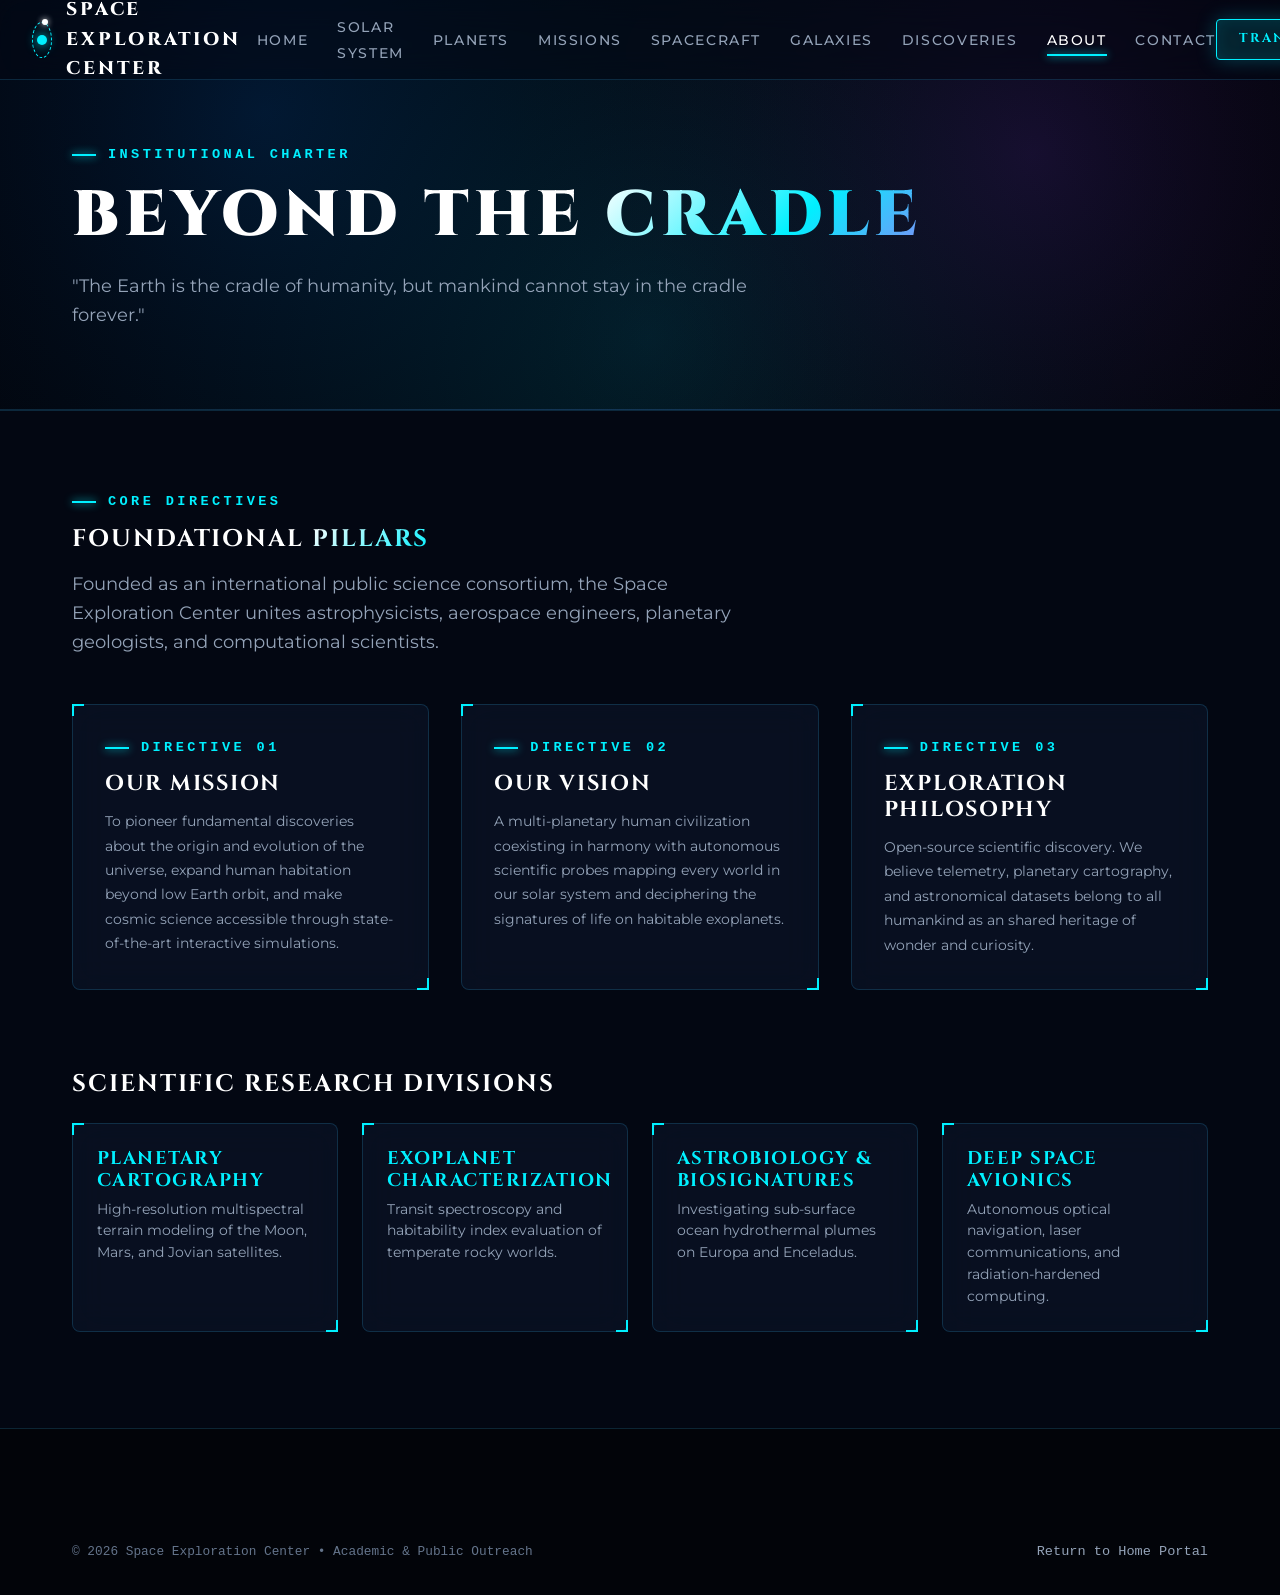
<file: pages/about.html>
<!DOCTYPE html>
<html lang="en">
<head>
  <meta charset="UTF-8">
  <meta name="viewport" content="width=device-width, initial-scale=1.0">
  <title>About Space Exploration Center — Mission, Science & Vision</title>
  <meta name="description" content="Discover the mission, astrophysical research divisions, and exploration philosophy of the Space Exploration Center.">

  <!-- Google Fonts -->
  <link rel="preconnect" href="https://fonts.googleapis.com">
  <link rel="preconnect" href="https://fonts.gstatic.com" crossorigin>
  <link href="https://fonts.googleapis.com/css2?family=Cinzel:wght@500;700;800;900&family=Montserrat:wght@300;400;500;600;700&display=swap" rel="stylesheet">

  <!-- Styles -->
  <link rel="stylesheet" href="../css/style.css">
  <link rel="stylesheet" href="../css/responsive.css">
  <link rel="stylesheet" href="../css/space-animations.css">

  <style>
    .pillars-grid {
      display: grid;
      grid-template-columns: repeat(auto-fit, minmax(300px, 1fr));
      gap: 2rem;
      margin-top: 3rem;
    }
  </style>
</head>
<body>

  <!-- Header -->
  <header class="site-header">
    <div class="container nav-container">
      <a href="../index.html" class="nav-logo">
        <div class="logo-orbit-symbol"><div class="logo-core"></div><div class="logo-satellite"></div></div>
        <span>SPACE EXPLORATION CENTER</span>
      </a>

      <nav aria-label="Main Navigation">
        <ul class="nav-links">
          <li><a href="../index.html" class="nav-link">HOME</a></li>
          <li><a href="solar-system.html" class="nav-link">SOLAR SYSTEM</a></li>
          <li><a href="planets.html" class="nav-link">PLANETS</a></li>
          <li><a href="missions.html" class="nav-link">MISSIONS</a></li>
          <li><a href="spacecraft.html" class="nav-link">SPACECRAFT</a></li>
          <li><a href="galaxies.html" class="nav-link">GALAXIES</a></li>
          <li><a href="discoveries.html" class="nav-link">DISCOVERIES</a></li>
          <li><a href="about.html" class="nav-link active">ABOUT</a></li>
          <li><a href="contact.html" class="nav-link">CONTACT</a></li>
        </ul>
      </nav>

      <div class="nav-actions">
        <a href="contact.html" class="btn btn-primary btn-nav-explore">TRANSMIT</a>
        <button class="mobile-menu-toggle" aria-label="Toggle Navigation Menu">
          <span></span><span></span><span></span>
        </button>
      </div>
    </div>
  </header>

  <!-- Mobile Drawer -->
  <div class="mobile-menu-drawer">
    <ul class="mobile-nav-links">
      <li><a href="../index.html" class="mobile-nav-link">HOME</a></li>
      <li><a href="solar-system.html" class="mobile-nav-link">SOLAR SYSTEM</a></li>
      <li><a href="planets.html" class="mobile-nav-link">PLANETS</a></li>
      <li><a href="missions.html" class="mobile-nav-link">MISSIONS</a></li>
      <li><a href="spacecraft.html" class="mobile-nav-link">SPACECRAFT</a></li>
      <li><a href="galaxies.html" class="mobile-nav-link">GALAXIES</a></li>
      <li><a href="phenomena.html" class="mobile-nav-link">PHENOMENA</a></li>
      <li><a href="discoveries.html" class="mobile-nav-link">DISCOVERIES</a></li>
      <li><a href="about.html" class="mobile-nav-link active">ABOUT</a></li>
      <li><a href="contact.html" class="mobile-nav-link">CONTACT</a></li>
    </ul>
  </div>

  <main>
    <!-- Animated Space Hero Banner -->
    <section class="page-hero">
      <canvas id="about-hero-canvas" class="page-hero-canvas-bg" aria-hidden="true"></canvas>
      <div class="container page-hero-content">
        <div class="eyebrow">INSTITUTIONAL CHARTER</div>
        <h1 class="page-hero-title">BEYOND THE <span class="text-gradient">CRADLE</span></h1>
        <p class="page-hero-desc">
          "The Earth is the cradle of humanity, but mankind cannot stay in the cradle forever."
        </p>
      </div>
    </section>

    <!-- Center Philosophy & Pillars -->
    <section style="padding: 5rem 0 6rem; background: var(--bg-deep-space); border-top: 1px solid var(--border-glass);">
      <div class="container">
        <div class="eyebrow">CORE DIRECTIVES</div>
        <h2>FOUNDATIONAL <span class="text-gradient-cyan">PILLARS</span></h2>
        <p class="section-desc">
          Founded as an international public science consortium, the Space Exploration Center unites astrophysicists, aerospace engineers, planetary geologists, and computational scientists.
        </p>

        <div class="pillars-grid">
          <!-- Mission -->
          <div class="hud-card">
            <div class="eyebrow">DIRECTIVE 01</div>
            <h3 style="font-size:1.35rem; margin-bottom:0.75rem;">Our Mission</h3>
            <p style="font-size:0.9rem; color:var(--text-muted); line-height:1.7;">
              To pioneer fundamental discoveries about the origin and evolution of the universe, expand human habitation beyond low Earth orbit, and make cosmic science accessible through state-of-the-art interactive simulations.
            </p>
          </div>

          <!-- Vision -->
          <div class="hud-card">
            <div class="eyebrow">DIRECTIVE 02</div>
            <h3 style="font-size:1.35rem; margin-bottom:0.75rem;">Our Vision</h3>
            <p style="font-size:0.9rem; color:var(--text-muted); line-height:1.7;">
              A multi-planetary human civilization coexisting in harmony with autonomous scientific probes mapping every world in our solar system and deciphering the signatures of life on habitable exoplanets.
            </p>
          </div>

          <!-- Philosophy -->
          <div class="hud-card">
            <div class="eyebrow">DIRECTIVE 03</div>
            <h3 style="font-size:1.35rem; margin-bottom:0.75rem;">Exploration Philosophy</h3>
            <p style="font-size:0.9rem; color:var(--text-muted); line-height:1.7;">
              Open-source scientific discovery. We believe telemetry, planetary cartography, and astronomical datasets belong to all humankind as an shared heritage of wonder and curiosity.
            </p>
          </div>
        </div>

        <!-- Research Divisions -->
        <h3 style="font-size:1.5rem; margin-top:5rem; margin-bottom:1.5rem; color:#fff;">SCIENTIFIC RESEARCH DIVISIONS</h3>
        <div style="display:grid; grid-template-columns:repeat(auto-fit, minmax(260px, 1fr)); gap:1.5rem;">
          <div class="hud-card" style="padding:1.5rem;">
            <h4 style="font-size:1.15rem; color:var(--accent-cyan); margin-bottom:0.4rem;">Planetary Cartography</h4>
            <p style="font-size:0.85rem; color:var(--text-muted); line-height:1.6;">High-resolution multispectral terrain modeling of the Moon, Mars, and Jovian satellites.</p>
          </div>
          <div class="hud-card" style="padding:1.5rem;">
            <h4 style="font-size:1.15rem; color:var(--accent-cyan); margin-bottom:0.4rem;">Exoplanet Characterization</h4>
            <p style="font-size:0.85rem; color:var(--text-muted); line-height:1.6;">Transit spectroscopy and habitability index evaluation of temperate rocky worlds.</p>
          </div>
          <div class="hud-card" style="padding:1.5rem;">
            <h4 style="font-size:1.15rem; color:var(--accent-cyan); margin-bottom:0.4rem;">Astrobiology & Biosignatures</h4>
            <p style="font-size:0.85rem; color:var(--text-muted); line-height:1.6;">Investigating sub-surface ocean hydrothermal plumes on Europa and Enceladus.</p>
          </div>
          <div class="hud-card" style="padding:1.5rem;">
            <h4 style="font-size:1.15rem; color:var(--accent-cyan); margin-bottom:0.4rem;">Deep Space Avionics</h4>
            <p style="font-size:0.85rem; color:var(--text-muted); line-height:1.6;">Autonomous optical navigation, laser communications, and radiation-hardened computing.</p>
          </div>
        </div>
      </div>
    </section>
  </main>

  <footer class="site-footer">
    <div class="container footer-bottom-bar" style="border:none;">
      <div>&copy; 2026 Space Exploration Center • Academic & Public Outreach</div>
      <div><a href="../index.html" class="footer-link">Return to Home Portal</a></div>
    </div>
  </footer>

  <!-- Scripts -->
  <script src="../js/navigation.js"></script>
  <script src="../js/cursor.js"></script>

  <script>
    document.addEventListener('DOMContentLoaded', () => {
      // Animated deep-space banner background (drifting stars, nebula glows, shooting stars)
      const canvas = document.getElementById('about-hero-canvas');
      if (!canvas) return;

      const ctx = canvas.getContext('2d');
      let w = 0;
      let h = 0;
      let raf = null;
      let running = true;

      const STAR_COUNT = 260;
      const stars = [];
      const glows = [
        { x: 0.2, y: 0.25, r: 0.55, color: 'rgba(0, 90, 200, 0.20)', drift: 0.00012 },
        { x: 0.8, y: 0.35, r: 0.45, color: 'rgba(120, 40, 200, 0.18)', drift: -0.00009 },
        { x: 0.5, y: 0.8, r: 0.6, color: 'rgba(0, 180, 210, 0.14)', drift: 0.00007 }
      ];

      function resize() {
        w = canvas.width = canvas.offsetWidth || window.innerWidth;
        h = canvas.height = canvas.offsetHeight || 420;
      }
      resize();
      window.addEventListener('resize', resize);

      for (let i = 0; i < STAR_COUNT; i++) {
        const layer = Math.random();
        stars.push({
          x: Math.random() * w,
          y: Math.random() * h,
          r: (Math.random() < 0.85 ? 0.6 : 1.4) + Math.random(),
          speed: 0.06 + Math.random() * 0.35 + (1 - layer) * 0.5,
          drift: (Math.random() - 0.5) * 0.25,
          tw: 0.4 + Math.random() * 0.6,
          base: 0.35 + Math.random() * 0.65
        });
      }
      const meteors = [];
      for (let i = 0; i < 3; i++) {
        meteors.push({
          active: false,
          x: 0, y: 0,
          vx: 0, vy: 0,
          life: 0
        });
      }

      let t = 0;
      function frame() {
        if (!running) return;
        raf = requestAnimationFrame(frame);
        t += 0.016;

        ctx.clearRect(0, 0, w, h);
        ctx.fillStyle = '#02040a';
        ctx.fillRect(0, 0, w, h);

        // Drifting nebula glows
        glows.forEach(g => {
          const cx = w * g.x + Math.sin(t * 0.5) * w * 0.04;
          const cy = h * g.y + Math.cos(t * 0.6) * h * 0.025;
          const rr = Math.max(w, h) * g.r;
          const grad = ctx.createRadialGradient(cx, cy, 0, cx, cy, rr);
          grad.addColorStop(0, g.color);
          grad.addColorStop(1, 'rgba(0, 0, 0, 0)');
          ctx.fillStyle = grad;
          ctx.fillRect(0, 0, w, h);
        });

        // Stars
        for (const s of stars) {
          s.y += s.speed;
          s.x += s.drift;
          if (s.y > h + 4) { s.y = -4; s.x = Math.random() * w; }
          if (s.x > w + 4) s.x = -4;
          if (s.x < -4) s.x = w + 4;
          const a = s.base * (0.6 + 0.4 * Math.sin(t * s.tw * 3));
          ctx.beginPath();
          ctx.arc(s.x, s.y, s.r, 0, Math.PI * 2);
          ctx.fillStyle = `rgba(255, 255, 255, ${a.toFixed(2)})`;
          ctx.fill();
        }

        // Occasional shooting stars
        meteors.forEach(m => {
          if (!m.active || m.life <= 0) {
            if (Math.random() < 0.004) {
              m.active = true;
              m.life = 1;
              m.x = w * (0.1 + Math.random() * 0.6);
              m.y = h * (0.05 + Math.random() * 0.3);
              const speed = 8 + Math.random() * 6;
              const ang = Math.PI / 4 + (Math.random() * 0.35 - 0.175);
              m.vx = Math.cos(ang) * speed;
              m.vy = Math.sin(ang) * speed;
            }
            return;
          }
          m.life -= 0.016;
          const px = m.x;
          const py = m.y;
          m.x += m.vx;
          m.y += m.vy;
          m.vx += 0.6;
          ctx.strokeStyle = `rgba(190, 225, 255, ${(m.life * 0.9).toFixed(2)})`;
          ctx.lineWidth = 1.4;
          ctx.beginPath();
          ctx.moveTo(px, py);
          ctx.lineTo(px - m.vx * 5, py - m.vy * 5);
          ctx.stroke();
        });
      }
      frame();

      window.addEventListener('beforeunload', () => {
        running = false;
        if (raf) cancelAnimationFrame(raf);
      });
    });
  </script>
</body>
</html>
</file>
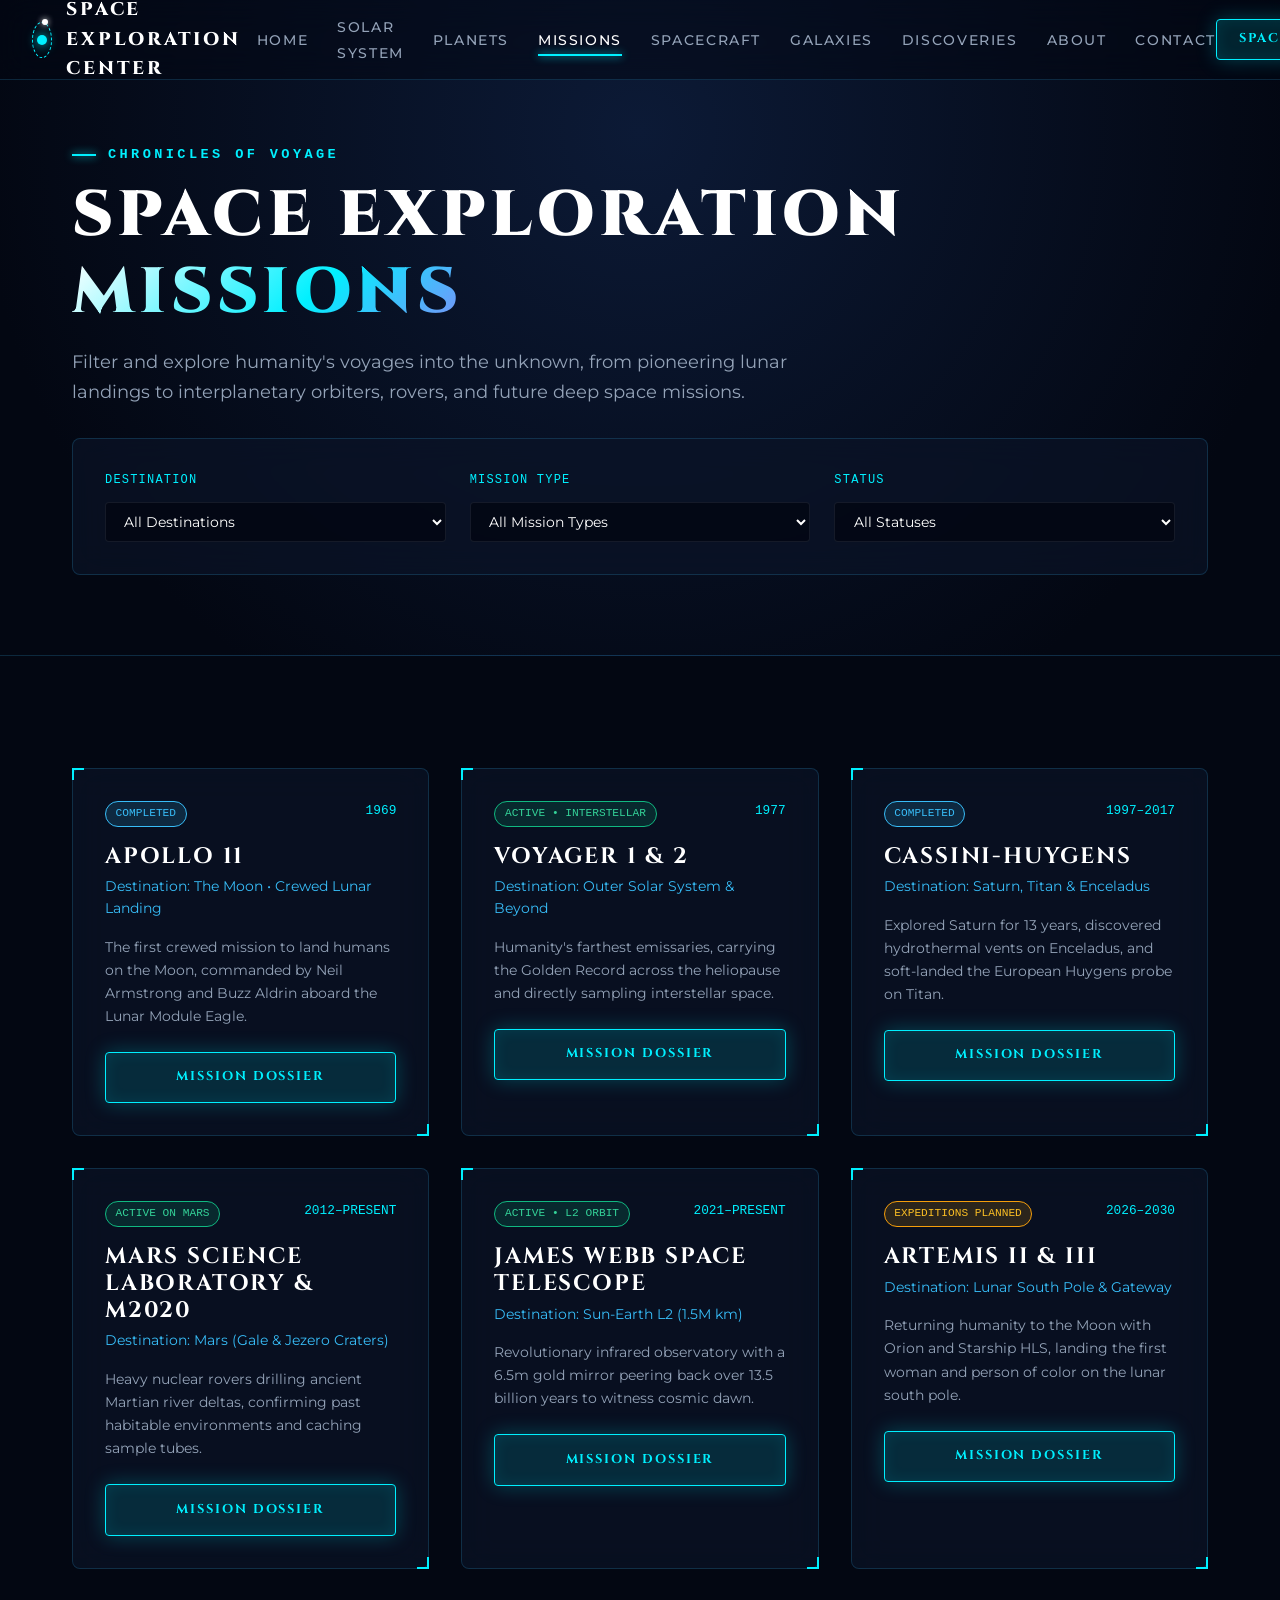
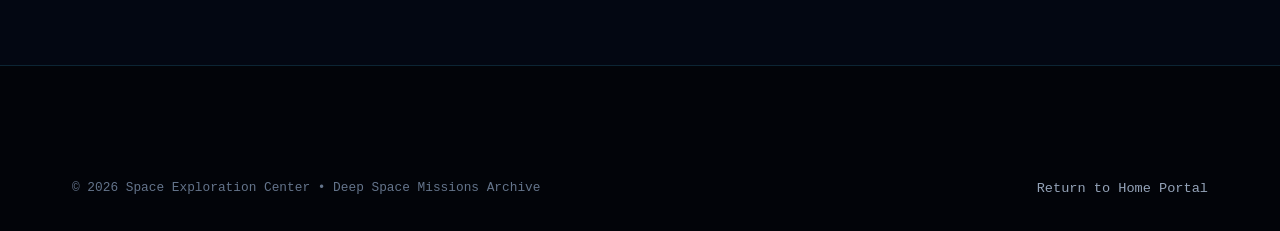
<file: pages/missions.html>
<!DOCTYPE html>
<html lang="en">
<head>
  <meta charset="UTF-8">
  <meta name="viewport" content="width=device-width, initial-scale=1.0">
  <title>Deep Space Exploration Missions — Space Exploration Center</title>
  <meta name="description" content="Explore human and robotic space exploration missions across the solar system with multi-criteria filters for destination, era, and status.">

  <!-- Google Fonts -->
  <link rel="preconnect" href="https://fonts.googleapis.com">
  <link rel="preconnect" href="https://fonts.gstatic.com" crossorigin>
  <link href="https://fonts.googleapis.com/css2?family=Cinzel:wght@500;700;800;900&family=Montserrat:wght@300;400;500;600;700&display=swap" rel="stylesheet">

  <!-- Styles -->
  <link rel="stylesheet" href="../css/style.css">
  <link rel="stylesheet" href="../css/responsive.css">
  <link rel="stylesheet" href="../css/space-animations.css">

  <style>
    .mission-filter-matrix {
      background: var(--bg-card-glass);
      border: 1px solid var(--border-glass);
      padding: 2rem;
      border-radius: var(--radius-md);
      backdrop-filter: blur(16px);
      margin-top: 2rem;
      display: grid;
      grid-template-columns: repeat(auto-fit, minmax(200px, 1fr));
      gap: 1.5rem;
    }
    .filter-group-title {
      font-family: var(--font-mono);
      font-size: 0.75rem;
      color: var(--accent-cyan);
      margin-bottom: 0.75rem;
      text-transform: uppercase;
      letter-spacing: 0.1em;
    }
    .filter-select {
      width: 100%;
      background: rgba(3, 7, 18, 0.8);
      border: 1px solid var(--border-muted);
      color: #fff;
      padding: 0.6rem 0.9rem;
      border-radius: var(--radius-sm);
      font-family: var(--font-body);
      font-size: 0.85rem;
    }
    .filter-select:focus {
      outline: none;
      border-color: var(--accent-cyan);
    }
    .missions-cards-grid {
      display: grid;
      grid-template-columns: repeat(auto-fill, minmax(340px, 1fr));
      gap: 2rem;
      margin-top: 3rem;
    }
    .mission-status-pill {
      display: inline-block;
      padding: 0.2rem 0.6rem;
      border-radius: var(--radius-full);
      font-family: var(--font-mono);
      font-size: 0.7rem;
      text-transform: uppercase;
    }
    .status-active {
      background: rgba(16, 185, 129, 0.15);
      border: 1px solid #10b981;
      color: #34d399;
    }
    .status-completed {
      background: rgba(56, 189, 248, 0.15);
      border: 1px solid #38bdf8;
      color: #38bdf8;
    }
    .status-planned {
      background: rgba(245, 158, 11, 0.15);
      border: 1px solid #f59e0b;
      color: #fbbf24;
    }
  </style>
</head>
<body>

  <!-- Header -->
  <header class="site-header">
    <div class="container nav-container">
      <a href="../index.html" class="nav-logo">
        <div class="logo-orbit-symbol"><div class="logo-core"></div><div class="logo-satellite"></div></div>
        <span>SPACE EXPLORATION CENTER</span>
      </a>

      <nav aria-label="Main Navigation">
        <ul class="nav-links">
          <li><a href="../index.html" class="nav-link">HOME</a></li>
          <li><a href="solar-system.html" class="nav-link">SOLAR SYSTEM</a></li>
          <li><a href="planets.html" class="nav-link">PLANETS</a></li>
          <li><a href="missions.html" class="nav-link active">MISSIONS</a></li>
          <li><a href="spacecraft.html" class="nav-link">SPACECRAFT</a></li>
          <li><a href="galaxies.html" class="nav-link">GALAXIES</a></li>
          <li><a href="discoveries.html" class="nav-link">DISCOVERIES</a></li>
          <li><a href="about.html" class="nav-link">ABOUT</a></li>
          <li><a href="contact.html" class="nav-link">CONTACT</a></li>
        </ul>
      </nav>

      <div class="nav-actions">
        <a href="spacecraft.html" class="btn btn-primary btn-nav-explore">SPACECRAFT</a>
        <button class="mobile-menu-toggle" aria-label="Toggle Navigation Menu">
          <span></span><span></span><span></span>
        </button>
      </div>
    </div>
  </header>

  <!-- Mobile Drawer -->
  <div class="mobile-menu-drawer">
    <ul class="mobile-nav-links">
      <li><a href="../index.html" class="mobile-nav-link">HOME</a></li>
      <li><a href="solar-system.html" class="mobile-nav-link">SOLAR SYSTEM</a></li>
      <li><a href="planets.html" class="mobile-nav-link">PLANETS</a></li>
      <li><a href="missions.html" class="mobile-nav-link active">MISSIONS</a></li>
      <li><a href="spacecraft.html" class="mobile-nav-link">SPACECRAFT</a></li>
      <li><a href="galaxies.html" class="mobile-nav-link">GALAXIES</a></li>
      <li><a href="phenomena.html" class="mobile-nav-link">PHENOMENA</a></li>
      <li><a href="discoveries.html" class="mobile-nav-link">DISCOVERIES</a></li>
      <li><a href="about.html" class="mobile-nav-link">ABOUT</a></li>
      <li><a href="contact.html" class="mobile-nav-link">CONTACT</a></li>
    </ul>
  </div>

  <main>
    <!-- Page Hero Banner -->
    <section class="page-hero">
      <div class="container page-hero-content">
        <div class="eyebrow">CHRONICLES OF VOYAGE</div>
        <h1 class="page-hero-title">SPACE EXPLORATION <span class="text-gradient">MISSIONS</span></h1>
        <p class="page-hero-desc">
          Filter and explore humanity's voyages into the unknown, from pioneering lunar landings to interplanetary orbiters, rovers, and future deep space missions.
        </p>

        <!-- Interactive Filtering Matrix -->
        <div class="mission-filter-matrix">
          <div>
            <div class="filter-group-title">DESTINATION</div>
            <select class="filter-select" id="filter-destination">
              <option value="all">All Destinations</option>
              <option value="moon">The Moon</option>
              <option value="mars">Mars</option>
              <option value="outer">Outer Planets (Jupiter/Saturn)</option>
              <option value="deep">Deep Space / L2</option>
            </select>
          </div>

          <div>
            <div class="filter-group-title">MISSION TYPE</div>
            <select class="filter-select" id="filter-type">
              <option value="all">All Mission Types</option>
              <option value="crewed">Crewed Exploration</option>
              <option value="rover">Robotic Rover / Lander</option>
              <option value="orbiter">Orbiter / Flyby</option>
              <option value="telescope">Space Observatory</option>
            </select>
          </div>

          <div>
            <div class="filter-group-title">STATUS</div>
            <select class="filter-select" id="filter-status">
              <option value="all">All Statuses</option>
              <option value="active">Active Missions</option>
              <option value="completed">Completed Historic</option>
              <option value="planned">Planned Future</option>
            </select>
          </div>
        </div>
      </div>
    </section>

    <!-- Missions Cards Grid -->
    <section style="padding: 4rem 0 6rem; background: var(--bg-deep-space);">
      <div class="container">
        <div class="missions-cards-grid" id="missions-container">

          <!-- Apollo 11 -->
          <article class="hud-card mission-card" data-dest="moon" data-type="crewed" data-status="completed">
            <div style="display:flex; justify-content:space-between; align-items:flex-start; margin-bottom:1rem;">
              <span class="mission-status-pill status-completed">COMPLETED</span>
              <span style="font-family:var(--font-mono); font-size:0.8rem; color:var(--accent-cyan);">1969</span>
            </div>
            <h3 style="font-size:1.4rem; margin-bottom:0.4rem;">Apollo 11</h3>
            <div style="font-size:0.85rem; color:var(--accent-soft-cyan); margin-bottom:1rem;">Destination: The Moon • Crewed Lunar Landing</div>
            <p style="font-size:0.9rem; color:var(--text-muted); line-height:1.6; margin-bottom:1.5rem;">
              The first crewed mission to land humans on the Moon, commanded by Neil Armstrong and Buzz Aldrin aboard the Lunar Module Eagle.
            </p>
            <a href="mission-detail.html?mission=apollo-11" class="btn btn-primary" style="width:100%; font-size:0.8rem;">
              <span>MISSION DOSSIER</span>
            </a>
          </article>

          <!-- Voyager 1 & 2 -->
          <article class="hud-card mission-card" data-dest="outer" data-type="orbiter" data-status="active">
            <div style="display:flex; justify-content:space-between; align-items:flex-start; margin-bottom:1rem;">
              <span class="mission-status-pill status-active">ACTIVE • INTERSTELLAR</span>
              <span style="font-family:var(--font-mono); font-size:0.8rem; color:var(--accent-cyan);">1977</span>
            </div>
            <h3 style="font-size:1.4rem; margin-bottom:0.4rem;">Voyager 1 & 2</h3>
            <div style="font-size:0.85rem; color:var(--accent-soft-cyan); margin-bottom:1rem;">Destination: Outer Solar System & Beyond</div>
            <p style="font-size:0.9rem; color:var(--text-muted); line-height:1.6; margin-bottom:1.5rem;">
              Humanity's farthest emissaries, carrying the Golden Record across the heliopause and directly sampling interstellar space.
            </p>
            <a href="mission-detail.html?mission=voyager-1" class="btn btn-primary" style="width:100%; font-size:0.8rem;">
              <span>MISSION DOSSIER</span>
            </a>
          </article>

          <!-- Cassini-Huygens -->
          <article class="hud-card mission-card" data-dest="outer" data-type="orbiter" data-status="completed">
            <div style="display:flex; justify-content:space-between; align-items:flex-start; margin-bottom:1rem;">
              <span class="mission-status-pill status-completed">COMPLETED</span>
              <span style="font-family:var(--font-mono); font-size:0.8rem; color:var(--accent-cyan);">1997–2017</span>
            </div>
            <h3 style="font-size:1.4rem; margin-bottom:0.4rem;">Cassini-Huygens</h3>
            <div style="font-size:0.85rem; color:var(--accent-soft-cyan); margin-bottom:1rem;">Destination: Saturn, Titan & Enceladus</div>
            <p style="font-size:0.9rem; color:var(--text-muted); line-height:1.6; margin-bottom:1.5rem;">
              Explored Saturn for 13 years, discovered hydrothermal vents on Enceladus, and soft-landed the European Huygens probe on Titan.
            </p>
            <a href="mission-detail.html?mission=cassini" class="btn btn-primary" style="width:100%; font-size:0.8rem;">
              <span>MISSION DOSSIER</span>
            </a>
          </article>

          <!-- Curiosity & Perseverance -->
          <article class="hud-card mission-card" data-dest="mars" data-type="rover" data-status="active">
            <div style="display:flex; justify-content:space-between; align-items:flex-start; margin-bottom:1rem;">
              <span class="mission-status-pill status-active">ACTIVE ON MARS</span>
              <span style="font-family:var(--font-mono); font-size:0.8rem; color:var(--accent-cyan);">2012–PRESENT</span>
            </div>
            <h3 style="font-size:1.4rem; margin-bottom:0.4rem;">Mars Science Laboratory & M2020</h3>
            <div style="font-size:0.85rem; color:var(--accent-soft-cyan); margin-bottom:1rem;">Destination: Mars (Gale & Jezero Craters)</div>
            <p style="font-size:0.9rem; color:var(--text-muted); line-height:1.6; margin-bottom:1.5rem;">
              Heavy nuclear rovers drilling ancient Martian river deltas, confirming past habitable environments and caching sample tubes.
            </p>
            <a href="mission-detail.html?mission=perseverance" class="btn btn-primary" style="width:100%; font-size:0.8rem;">
              <span>MISSION DOSSIER</span>
            </a>
          </article>

          <!-- James Webb Space Telescope -->
          <article class="hud-card mission-card" data-dest="deep" data-type="telescope" data-status="active">
            <div style="display:flex; justify-content:space-between; align-items:flex-start; margin-bottom:1rem;">
              <span class="mission-status-pill status-active">ACTIVE • L2 ORBIT</span>
              <span style="font-family:var(--font-mono); font-size:0.8rem; color:var(--accent-cyan);">2021–PRESENT</span>
            </div>
            <h3 style="font-size:1.4rem; margin-bottom:0.4rem;">James Webb Space Telescope</h3>
            <div style="font-size:0.85rem; color:var(--accent-soft-cyan); margin-bottom:1rem;">Destination: Sun-Earth L2 (1.5M km)</div>
            <p style="font-size:0.9rem; color:var(--text-muted); line-height:1.6; margin-bottom:1.5rem;">
              Revolutionary infrared observatory with a 6.5m gold mirror peering back over 13.5 billion years to witness cosmic dawn.
            </p>
            <a href="mission-detail.html?mission=jwst" class="btn btn-primary" style="width:100%; font-size:0.8rem;">
              <span>MISSION DOSSIER</span>
            </a>
          </article>

          <!-- Artemis Program -->
          <article class="hud-card mission-card" data-dest="moon" data-type="crewed" data-status="planned">
            <div style="display:flex; justify-content:space-between; align-items:flex-start; margin-bottom:1rem;">
              <span class="mission-status-pill status-planned">EXPEDITIONS PLANNED</span>
              <span style="font-family:var(--font-mono); font-size:0.8rem; color:var(--accent-cyan);">2026–2030</span>
            </div>
            <h3 style="font-size:1.4rem; margin-bottom:0.4rem;">Artemis II & III</h3>
            <div style="font-size:0.85rem; color:var(--accent-soft-cyan); margin-bottom:1rem;">Destination: Lunar South Pole & Gateway</div>
            <p style="font-size:0.9rem; color:var(--text-muted); line-height:1.6; margin-bottom:1.5rem;">
              Returning humanity to the Moon with Orion and Starship HLS, landing the first woman and person of color on the lunar south pole.
            </p>
            <a href="mission-detail.html?mission=artemis" class="btn btn-primary" style="width:100%; font-size:0.8rem;">
              <span>MISSION DOSSIER</span>
            </a>
          </article>

        </div>
      </div>
    </section>
  </main>

  <footer class="site-footer">
    <div class="container footer-bottom-bar" style="border:none;">
      <div>&copy; 2026 Space Exploration Center • Deep Space Missions Archive</div>
      <div><a href="../index.html" class="footer-link">Return to Home Portal</a></div>
    </div>
  </footer>

  <!-- Scripts -->
  <script src="../js/navigation.js"></script>
  <script src="../js/cursor.js"></script>
  <script>
    document.addEventListener('DOMContentLoaded', () => {
      const destSelect = document.getElementById('filter-destination');
      const typeSelect = document.getElementById('filter-type');
      const statusSelect = document.getElementById('filter-status');
      const cards = document.querySelectorAll('.mission-card');

      function filterMissions() {
        const dest = destSelect.value;
        const type = typeSelect.value;
        const stat = statusSelect.value;

        cards.forEach(c => {
          const matchDest = (dest === 'all' || c.dataset.dest === dest);
          const matchType = (type === 'all' || c.dataset.type === type);
          const matchStat = (stat === 'all' || c.dataset.status === stat);

          if (matchDest && matchType && matchStat) {
            c.style.display = 'block';
          } else {
            c.style.display = 'none';
          }
        });
      }

      destSelect.addEventListener('change', filterMissions);
      typeSelect.addEventListener('change', filterMissions);
      statusSelect.addEventListener('change', filterMissions);
    });
  </script>
</body>
</html>
</file>
<file: css/style.css>
/* ==========================================================================
   SPACE EXPLORATION CENTER — CORE DESIGN SYSTEM & STYLES
   Futuristic Space HUD, Glassmorphism, Cinematic Typography
   ========================================================================== */

:root {
  /* Color Palette */
  --bg-deep-space: #030712;
  --bg-void: #02040a;
  --bg-dark-navy: #060b18;
  --bg-midnight: #0b1528;
  --bg-card-glass: rgba(11, 21, 40, 0.65);
  --bg-hud-glass: rgba(6, 15, 30, 0.82);
  --bg-panel-glow: rgba(0, 240, 255, 0.04);
  
  /* Accents */
  --accent-cyan: #00f0ff;
  --accent-cyan-glow: rgba(0, 240, 255, 0.4);
  --accent-blue: #0284c7;
  --accent-soft-cyan: #38bdf8;
  --accent-purple: #818cf8;
  --accent-violet: #a855f7;
  --accent-amber: #f59e0b;
  --accent-emerald: #10b981;
  --accent-danger: #ef4444;

  /* Typography Colors */
  --text-white: #f8fafc;
  --text-pure-white: #ffffff;
  --text-muted: #94a3b8;
  --text-dim: #64748b;
  --text-cyan: #38bdf8;

  /* Borders & Grids */
  --border-glass: rgba(56, 189, 248, 0.18);
  --border-bright: rgba(0, 240, 255, 0.45);
  --border-muted: rgba(148, 163, 184, 0.12);
  --grid-line: rgba(0, 240, 255, 0.06);

  /* Typography */
  --font-heading: 'Cinzel', serif, Georgia;
  --font-body: 'Montserrat', sans-serif, system-ui;
  --font-mono: 'SF Mono', 'Courier New', Courier, monospace;

  /* Spacing & Layout */
  --header-height: 80px;
  --radius-sm: 4px;
  --radius-md: 8px;
  --radius-lg: 16px;
  --radius-full: 9999px;

  /* Transitions */
  --transition-fast: 0.2s cubic-bezier(0.16, 1, 0.3, 1);
  --transition-smooth: 0.4s cubic-bezier(0.16, 1, 0.3, 1);
  --transition-slow: 0.8s cubic-bezier(0.16, 1, 0.3, 1);
}

/* ==========================================================================
   RESET & BASE
   ========================================================================== */
*, *::before, *::after {
  box-sizing: border-box;
  margin: 0;
  padding: 0;
}

html {
  font-size: 16px;
  scroll-behavior: smooth;
  background-color: var(--bg-deep-space);
  color: var(--text-white);
  overflow-x: hidden;
}

body {
  font-family: var(--font-body);
  font-weight: 400;
  line-height: 1.6;
  background-color: var(--bg-deep-space);
  color: var(--text-white);
  min-height: 100vh;
  overflow-x: hidden;
  position: relative;
  -webkit-font-smoothing: antialiased;
  -moz-osx-font-smoothing: grayscale;
}

/* Custom Scrollbar */
::-webkit-scrollbar {
  width: 6px;
}
::-webkit-scrollbar-track {
  background: var(--bg-void);
}
::-webkit-scrollbar-thumb {
  background: rgba(0, 240, 255, 0.3);
  border-radius: var(--radius-full);
}
::-webkit-scrollbar-thumb:hover {
  background: var(--accent-cyan);
}

a {
  color: inherit;
  text-decoration: none;
  transition: color var(--transition-fast);
}

button {
  cursor: pointer;
  border: none;
  background: none;
  font-family: inherit;
  color: inherit;
}

img, video, canvas {
  display: block;
  max-width: 100%;
}

/* ==========================================================================
   CONTAINERS & TYPOGRAPHY
   ========================================================================== */
.container {
  width: 100%;
  max-width: 1440px;
  margin-left: auto;
  margin-right: auto;
  padding-left: 2rem;
  padding-right: 2rem;
}

.container-narrow {
  width: 100%;
  max-width: 1100px;
  margin-left: auto;
  margin-right: auto;
  padding-left: 2rem;
  padding-right: 2rem;
}

h1, h2, h3, h4, h5, h6 {
  font-family: var(--font-heading);
  letter-spacing: 0.08em;
  text-transform: uppercase;
  color: var(--text-pure-white);
  line-height: 1.2;
}

.text-gradient {
  background: linear-gradient(135deg, #ffffff 0%, var(--accent-cyan) 60%, var(--accent-purple) 100%);
  -webkit-background-clip: text;
  -webkit-text-fill-color: transparent;
  display: inline-block;
}

.text-gradient-cyan {
  background: linear-gradient(135deg, #ffffff 0%, var(--accent-cyan) 100%);
  -webkit-background-clip: text;
  -webkit-text-fill-color: transparent;
  display: inline-block;
}

.eyebrow {
  font-family: var(--font-mono);
  font-size: 0.85rem;
  font-weight: 600;
  letter-spacing: 0.25em;
  color: var(--accent-cyan);
  text-transform: uppercase;
  margin-bottom: 0.75rem;
  display: flex;
  align-items: center;
  gap: 0.75rem;
}

.eyebrow::before {
  content: '';
  display: inline-block;
  width: 24px;
  height: 2px;
  background: var(--accent-cyan);
  box-shadow: 0 0 8px var(--accent-cyan);
}

.section-desc {
  font-size: 1.125rem;
  color: var(--text-muted);
  max-width: 680px;
  margin-top: 1rem;
}

/* ==========================================================================
   FUTURISTIC BUTTONS & HUD ELEMENTS
   ========================================================================== */
.btn {
  display: inline-flex;
  align-items: center;
  justify-content: center;
  gap: 0.75rem;
  font-family: var(--font-heading);
  font-size: 0.9rem;
  font-weight: 700;
  letter-spacing: 0.15em;
  text-transform: uppercase;
  padding: 0.9rem 2.2rem;
  position: relative;
  transition: all var(--transition-smooth);
  border-radius: var(--radius-sm);
  overflow: hidden;
}

.btn-primary {
  background: rgba(0, 240, 255, 0.12);
  color: var(--accent-cyan);
  border: 1px solid var(--accent-cyan);
  box-shadow: 0 0 20px rgba(0, 240, 255, 0.25), inset 0 0 15px rgba(0, 240, 255, 0.1);
}

.btn-primary:hover {
  background: var(--accent-cyan);
  color: var(--bg-void);
  box-shadow: 0 0 35px rgba(0, 240, 255, 0.6), inset 0 0 20px rgba(255, 255, 255, 0.5);
  transform: translateY(-2px);
}

.btn-secondary {
  background: rgba(255, 255, 255, 0.05);
  color: var(--text-white);
  border: 1px solid var(--border-glass);
  backdrop-filter: blur(10px);
}

.btn-secondary:hover {
  background: rgba(255, 255, 255, 0.12);
  border-color: var(--text-white);
  color: #fff;
  transform: translateY(-2px);
}

.btn-glass {
  background: var(--bg-card-glass);
  border: 1px solid var(--border-glass);
  backdrop-filter: blur(12px);
  color: var(--accent-soft-cyan);
}

.btn-glass:hover {
  border-color: var(--accent-cyan);
  color: #fff;
  box-shadow: 0 0 15px var(--accent-cyan-glow);
}

/* Corner bracket decoration for futuristic HUD cards */
.hud-card {
  position: relative;
  background: var(--bg-card-glass);
  border: 1px solid var(--border-glass);
  backdrop-filter: blur(16px);
  padding: 2rem;
  border-radius: var(--radius-md);
  transition: all var(--transition-smooth);
}

.hud-card::before, .hud-card::after {
  content: '';
  position: absolute;
  width: 12px;
  height: 12px;
  border-color: var(--accent-cyan);
  pointer-events: none;
  transition: all var(--transition-smooth);
}

.hud-card::before {
  top: -1px;
  left: -1px;
  border-top: 2px solid var(--accent-cyan);
  border-left: 2px solid var(--accent-cyan);
}

.hud-card::after {
  bottom: -1px;
  right: -1px;
  border-bottom: 2px solid var(--accent-cyan);
  border-right: 2px solid var(--accent-cyan);
}

.hud-card:hover {
  border-color: var(--border-bright);
  box-shadow: 0 10px 30px rgba(0, 240, 255, 0.12);
  transform: translateY(-4px);
}

.hud-card:hover::before, .hud-card:hover::after {
  width: 20px;
  height: 20px;
  box-shadow: 0 0 10px var(--accent-cyan);
}

/* ==========================================================================
   NAVIGATION (STICKY HUD HEADER)
   ========================================================================== */
.site-header {
  position: fixed;
  top: 0;
  left: 0;
  width: 100%;
  height: var(--header-height);
  z-index: 1000;
  display: flex;
  align-items: center;
  transition: all var(--transition-smooth);
  background: rgba(3, 7, 18, 0.5);
  backdrop-filter: blur(16px);
  border-bottom: 1px solid var(--border-glass);
}

.site-header.scrolled {
  background: rgba(3, 7, 18, 0.92);
  box-shadow: 0 10px 30px rgba(0, 0, 0, 0.6);
  border-bottom-color: rgba(0, 240, 255, 0.2);
}

.nav-container {
  display: flex;
  align-items: center;
  justify-content: space-between;
  width: 100%;
  max-width: 1700px !important;
  margin-left: auto;
  margin-right: auto;
}

.nav-logo {
  display: flex;
  align-items: center;
  gap: 0.9rem;
  font-family: var(--font-heading);
  font-weight: 800;
  font-size: 1.15rem;
  letter-spacing: 0.15em;
  color: #fff;
}

.logo-orbit-symbol {
  width: 36px;
  height: 36px;
  border-radius: 50%;
  border: 1.5px dashed var(--accent-cyan);
  position: relative;
  display: flex;
  align-items: center;
  justify-content: center;
  animation: orbitRotate 16s linear infinite;
}

.logo-core {
  width: 10px;
  height: 10px;
  background: var(--accent-cyan);
  border-radius: 50%;
  box-shadow: 0 0 12px var(--accent-cyan);
}

.logo-satellite {
  position: absolute;
  top: -4px;
  left: 50%;
  width: 6px;
  height: 6px;
  background: #fff;
  border-radius: 50%;
  box-shadow: 0 0 6px #fff;
}

@keyframes orbitRotate {
  from { transform: rotate(0deg); }
  to { transform: rotate(360deg); }
}

.nav-links {
  display: flex;
  align-items: center;
  list-style: none;
  gap: 1.8rem;
}

.nav-link {
  font-family: var(--font-body);
  font-size: 0.85rem;
  font-weight: 500;
  letter-spacing: 0.12em;
  text-transform: uppercase;
  color: var(--text-muted);
  position: relative;
  padding: 0.5rem 0;
  transition: color var(--transition-fast);
}

.nav-link::after {
  content: '';
  position: absolute;
  bottom: 0;
  left: 0;
  width: 0%;
  height: 2px;
  background: var(--accent-cyan);
  box-shadow: 0 0 8px var(--accent-cyan);
  transition: width var(--transition-fast);
}

.nav-link:hover, .nav-link.active {
  color: #fff;
}

.nav-link:hover::after, .nav-link.active::after {
  width: 100%;
}

.nav-actions {
  display: flex;
  align-items: center;
  gap: 1.25rem;
}

.btn-nav-explore {
  padding: 0.6rem 1.4rem;
  font-size: 0.8rem;
}

.mobile-menu-toggle {
  display: none;
  flex-direction: column;
  justify-content: center;
  gap: 6px;
  width: 40px;
  height: 40px;
  border: 1px solid var(--border-glass);
  border-radius: var(--radius-sm);
  padding: 8px;
}

.mobile-menu-toggle span {
  display: block;
  height: 2px;
  background: var(--accent-cyan);
  transition: all var(--transition-smooth);
}

/* Fullscreen Mobile Drawer */
.mobile-menu-drawer {
  position: fixed;
  inset: 0;
  background: rgba(2, 4, 10, 0.98);
  backdrop-filter: blur(24px);
  z-index: 999;
  display: flex;
  flex-direction: column;
  justify-content: center;
  align-items: center;
  opacity: 0;
  pointer-events: none;
  transition: all var(--transition-smooth);
}

.mobile-menu-drawer.open {
  opacity: 1;
  pointer-events: auto;
}

.mobile-nav-links {
  list-style: none;
  display: flex;
  flex-direction: column;
  gap: 1.5rem;
  text-align: center;
}

.mobile-nav-link {
  font-family: var(--font-heading);
  font-size: 1.4rem;
  letter-spacing: 0.15em;
  color: var(--text-muted);
}

.mobile-nav-link:hover, .mobile-nav-link.active {
  color: var(--accent-cyan);
}

/* ==========================================================================
   CUSTOM SPACE CURSOR — ROCKET SHIP
   ========================================================================== */
@media (pointer: fine) {
  html.has-space-cursor, html.has-space-cursor * {
    cursor: none !important;
  }
}

.space-cursor-ship {
  position: fixed;
  top: 0;
  left: 0;
  width: 36px;
  height: 36px;
  margin: -18px 0 0 -18px;
  pointer-events: none;
  z-index: 10000;
  opacity: 0;
  transition: opacity 0.3s ease;
  will-change: transform;
}

.ship-rot {
  width: 100%;
  height: 100%;
  will-change: transform;
}

.ship-zoom {
  width: 100%;
  height: 100%;
  transition: transform 0.18s ease-out, filter 0.18s ease-out;
  filter: drop-shadow(0 0 7px rgba(0, 240, 255, 0.75));
}

.ship-zoom svg {
  display: block;
  width: 100%;
  height: 100%;
  overflow: visible;
}

.space-cursor-ship .flame {
  transform-box: fill-box;
  transform-origin: 50% 0%;
  animation: flameFlick 0.16s ease-in-out infinite alternate;
}

@keyframes flameFlick {
  from { transform: scaleY(0.85); }
  to { transform: scaleY(1.2); }
}

.space-cursor-ship.boost .ship-zoom {
  transform: scale(1.18);
  filter: drop-shadow(0 0 12px rgba(251, 146, 60, 0.9));
}

.cursor-hover .ship-zoom {
  transform: scale(1.12);
}

.space-cursor-target {
  position: fixed;
  top: 0;
  left: 0;
  width: 46px;
  height: 46px;
  margin: -23px 0 0 -23px;
  pointer-events: none;
  z-index: 9999;
  opacity: 0;
  transition: opacity 0.3s ease, width 0.25s ease-out, height 0.25s ease-out, margin 0.25s ease-out;
  will-change: transform;
}

.space-cursor-target::before {
  content: '';
  position: absolute;
  inset: 0;
  border: 1.5px dashed rgba(0, 240, 255, 0.45);
  border-radius: 50%;
  animation: reticleSpin 9s linear infinite;
  transition: border-color 0.25s ease-out, background-color 0.25s ease-out;
}

@keyframes reticleSpin {
  to { transform: rotate(360deg); }
}

.cursor-hover .space-cursor-target {
  width: 66px;
  height: 66px;
  margin: -33px 0 0 -33px;
}

.cursor-hover .space-cursor-target::before {
  border-style: solid;
  border-color: var(--accent-cyan);
  background: rgba(0, 240, 255, 0.06);
}

.space-cursor-trail {
  position: fixed;
  top: 0;
  left: 0;
  width: 6px;
  height: 6px;
  margin: -3px 0 0 -3px;
  border-radius: 50%;
  background: radial-gradient(circle, #ffffff 0%, #67e8f9 45%, rgba(0, 240, 255, 0) 70%);
  pointer-events: none;
  z-index: 9998;
  will-change: transform, opacity;
}

/* ==========================================================================
   WARP PAGE TRANSITION OVERLAY
   ========================================================================== */
.warp-transition-overlay {
  position: fixed;
  inset: 0;
  z-index: 99999;
  pointer-events: none;
  background: #02040a;
  opacity: 0;
  display: flex;
  align-items: center;
  justify-content: center;
  transition: opacity 0.4s ease-in-out;
}

.warp-transition-overlay.active {
  opacity: 1;
  pointer-events: auto;
}

.warp-star-streaks {
  position: absolute;
  inset: 0;
  background: radial-gradient(circle at center, transparent 0%, rgba(0, 240, 255, 0.15) 80%, rgba(3, 7, 18, 0.95) 100%);
  opacity: 0;
  transform: scale(0.6);
  transition: all 0.5s cubic-bezier(0.16, 1, 0.3, 1);
}

.warp-transition-overlay.active .warp-star-streaks {
  opacity: 1;
  transform: scale(1.4);
}

.warp-hud-text {
  font-family: var(--font-mono);
  font-size: 1rem;
  letter-spacing: 0.3em;
  color: var(--accent-cyan);
  text-transform: uppercase;
  position: relative;
  z-index: 2;
  text-shadow: 0 0 15px var(--accent-cyan);
}

/* ==========================================================================
   HOMEPAGE SPECIFIC SECTION STYLES
   ========================================================================== */

/* 01. HERO SECTION */
.hero-space-experience {
  position: relative;
  width: 100%;
  height: 100vh;
  min-height: 700px;
  display: flex;
  align-items: center;
  overflow: hidden;
}

.hero-video-layer {
  position: absolute;
  inset: 0;
  z-index: 0;
  overflow: hidden;
  background: #02040a;
  transition: opacity 0.9s ease;
}

.hero-video {
  position: absolute;
  inset: 0;
  width: 100%;
  height: 100%;
  object-fit: cover;
  object-position: center;
  transform: scale(1.02);
  will-change: transform, filter;
}

/* Readability overlay: dark navy vignette with stronger base so typography pops */
.hero-video-overlay {
  position: absolute;
  inset: 0;
  z-index: 1;
  background:
    linear-gradient(to bottom, rgba(2, 4, 10, 0.72) 0%, rgba(2, 4, 10, 0.28) 35%, rgba(2, 4, 10, 0.16) 55%, rgba(2, 4, 10, 0.55) 78%, rgba(2, 4, 10, 0.92) 100%),
    radial-gradient(ellipse at 32% 38%, rgba(2, 4, 10, 0.5) 0%, rgba(2, 4, 10, 0) 55%, rgba(2, 4, 10, 0.65) 100%);
  pointer-events: none;
}

.hero-video-layer.video-failed {
  opacity: 0;
}

/* 3D Fallback Scene: hidden until the video fails */
.hero-canvas-container {
  position: absolute;
  inset: 0;
  width: 100%;
  height: 100%;
  z-index: 1;
  opacity: 0;
  visibility: hidden;
  transition: opacity 1.1s ease, visibility 1.1s;
  background: radial-gradient(ellipse at center, #050a18 0%, #02040a 70%, #01020a 100%);
  pointer-events: none;
}

.hero-canvas-container.fallback-active {
  opacity: 1;
  visibility: visible;
}

.hero-content-wrap {
  position: relative;
  z-index: 10;
}

.hero-content {
  position: relative;
  z-index: 10;
  max-width: 820px;
  pointer-events: auto;
}

.hero-title {
  font-size: clamp(2.8rem, 6.5vw, 5.5rem);
  font-weight: 900;
  line-height: 1.05;
  margin-bottom: 1.5rem;
  text-shadow: 0 10px 40px rgba(0, 0, 0, 0.9);
}

.title-line {
  display: block;
  overflow: hidden;
  padding-bottom: 0.08em;
  margin-bottom: -0.08em;
}

.title-core {
  display: inline-block;
  will-change: transform, opacity;
}

.hero-eyebrow {
  text-shadow: 0 2px 14px rgba(0, 0, 0, 0.85);
}

.hero-subtitle {
  font-size: clamp(1.05rem, 1.8vw, 1.35rem);
  font-weight: 300;
  color: #cbd5e1;
  line-height: 1.6;
  margin-bottom: 2.5rem;
  max-width: 640px;
  text-shadow: 0 2px 10px rgba(0,0,0,0.8);
}

.hero-cta-group {
  display: flex;
  flex-wrap: wrap;
  gap: 1.25rem;
}

.hero-telemetry-hud {
  position: absolute;
  bottom: 2.5rem;
  right: 2.5rem;
  z-index: 10;
  display: flex;
  gap: 2rem;
  background: rgba(3, 7, 18, 0.78);
  border: 1px solid var(--border-glass);
  padding: 1rem 1.75rem;
  border-radius: var(--radius-md);
  /* No backdrop-filter here: blurring over a full-screen playing video
     forces a per-frame backdrop repaint and makes the video stutter. */
}

.telemetry-item {
  display: flex;
  flex-direction: column;
}

.telemetry-label {
  font-family: var(--font-mono);
  font-size: 0.7rem;
  color: var(--text-dim);
  letter-spacing: 0.15em;
  text-transform: uppercase;
}

.telemetry-val {
  font-family: var(--font-mono);
  font-size: 1.05rem;
  font-weight: 700;
  color: var(--accent-cyan);
}

/* 02. SOLAR SYSTEM EXPLORER SECTION */
.solar-system-explorer {
  position: relative;
  padding: 6rem 0;
  background: radial-gradient(circle at 50% 50%, #081124 0%, var(--bg-deep-space) 80%);
  overflow: hidden;
  border-top: 1px solid var(--border-glass);
}

.solar-canvas-wrapper {
  position: relative;
  width: 100%;
  height: 650px;
  background: #020409;
  border-radius: var(--radius-lg);
  border: 1px solid var(--border-glass);
  overflow: hidden;
  margin-top: 2.5rem;
  box-shadow: 0 20px 60px rgba(0, 0, 0, 0.8), inset 0 0 50px rgba(0, 240, 255, 0.05);
}

#solar-system-canvas {
  width: 100%;
  height: 100%;
}

.solar-system-controls-hud {
  position: absolute;
  top: 1.5rem;
  left: 1.5rem;
  z-index: 10;
  display: flex;
  flex-wrap: wrap;
  gap: 0.75rem;
  background: var(--bg-hud-glass);
  padding: 0.6rem 1rem;
  border-radius: var(--radius-sm);
  border: 1px solid var(--border-glass);
  backdrop-filter: blur(12px);
}

.solar-hud-btn {
  font-family: var(--font-mono);
  font-size: 0.75rem;
  padding: 0.4rem 0.8rem;
  border: 1px solid var(--border-muted);
  border-radius: var(--radius-sm);
  color: var(--text-muted);
  transition: all var(--transition-fast);
}

.solar-hud-btn:hover, .solar-hud-btn.active {
  background: rgba(0, 240, 255, 0.15);
  border-color: var(--accent-cyan);
  color: var(--accent-cyan);
}

.solar-info-panel {
  position: absolute;
  right: 1.5rem;
  bottom: 1.5rem;
  width: 340px;
  background: var(--bg-hud-glass);
  border: 1px solid var(--border-bright);
  padding: 1.5rem;
  border-radius: var(--radius-md);
  backdrop-filter: blur(20px);
  box-shadow: 0 15px 40px rgba(0,0,0,0.7);
  z-index: 10;
  transition: all var(--transition-smooth);
}

.solar-info-title {
  font-family: var(--font-heading);
  font-size: 1.4rem;
  color: #fff;
  margin-bottom: 0.5rem;
}

.solar-info-type {
  font-family: var(--font-mono);
  font-size: 0.75rem;
  color: var(--accent-cyan);
  letter-spacing: 0.15em;
  margin-bottom: 1.25rem;
  text-transform: uppercase;
}

.solar-stats-grid {
  display: grid;
  grid-template-columns: 1fr 1fr;
  gap: 0.9rem;
  margin-bottom: 1.5rem;
}

.solar-stat-item {
  border-left: 2px solid var(--accent-cyan);
  padding-left: 0.6rem;
}

.solar-stat-label {
  font-size: 0.7rem;
  color: var(--text-dim);
  text-transform: uppercase;
  font-family: var(--font-mono);
}

.solar-stat-value {
  font-size: 0.95rem;
  font-weight: 600;
  color: #fff;
}

/* 03. PLANET DISCOVERY SECTION */
.planet-discovery {
  position: relative;
  padding: 6.5rem 0;
  background: var(--bg-dark-navy);
}

.planet-nav-tabs {
  display: flex;
  flex-wrap: wrap;
  justify-content: center;
  gap: 0.75rem;
  margin: 2.5rem 0 3.5rem;
}

.planet-tab-btn {
  font-family: var(--font-heading);
  font-size: 0.85rem;
  letter-spacing: 0.15em;
  padding: 0.65rem 1.4rem;
  border: 1px solid var(--border-muted);
  border-radius: var(--radius-full);
  color: var(--text-muted);
  background: rgba(255, 255, 255, 0.02);
  transition: all var(--transition-fast);
}

.planet-tab-btn:hover {
  border-color: var(--accent-cyan);
  color: #fff;
}

.planet-tab-btn.active {
  background: rgba(0, 240, 255, 0.15);
  border-color: var(--accent-cyan);
  color: var(--accent-cyan);
  box-shadow: 0 0 15px rgba(0, 240, 255, 0.3);
}

.planet-showcase-stage {
  display: grid;
  grid-template-columns: 1.2fr 1fr;
  gap: 3rem;
  align-items: center;
}

.planet-viewer-canvas-box {
  width: 100%;
  height: 520px;
  position: relative;
  border-radius: var(--radius-lg);
  background: radial-gradient(circle at center, rgba(14, 28, 55, 0.6) 0%, rgba(3, 7, 18, 0.9) 70%);
  border: 1px solid var(--border-glass);
  overflow: hidden;
}

#planet-discovery-canvas {
  width: 100%;
  height: 100%;
}

.planet-details-box {
  position: relative;
}

.planet-name-hero {
  font-size: clamp(2.5rem, 4.5vw, 4rem);
  letter-spacing: 0.1em;
  margin-bottom: 0.75rem;
}

.planet-tagline {
  font-family: var(--font-mono);
  color: var(--accent-cyan);
  font-size: 0.95rem;
  margin-bottom: 1.5rem;
  letter-spacing: 0.15em;
}

.planet-summary {
  color: var(--text-muted);
  font-size: 1.05rem;
  line-height: 1.7;
  margin-bottom: 2rem;
}

.planet-quick-stats {
  display: grid;
  grid-template-columns: repeat(3, 1fr);
  gap: 1.5rem;
  margin-bottom: 2.5rem;
}

.quick-stat-box {
  background: var(--bg-card-glass);
  border: 1px solid var(--border-glass);
  padding: 1rem;
  border-radius: var(--radius-sm);
}

.quick-stat-label {
  font-family: var(--font-mono);
  font-size: 0.7rem;
  color: var(--text-dim);
}

.quick-stat-val {
  font-size: 1.15rem;
  font-weight: 700;
  color: #fff;
  margin-top: 0.25rem;
}

/* 04. JOURNEY THROUGH SPACE */
.space-journey {
  position: relative;
  padding: 5.5rem 0;
  background: #010308;
  border-top: 1px solid var(--border-glass);
}

.journey-experience-wrapper {
  margin-top: 2.5rem;
  display: flex;
  flex-direction: column;
  gap: 2rem;
}

.journey-viewport-box {
  position: relative;
  width: 100%;
  height: 520px;
  background: #010206;
  border-radius: var(--radius-lg);
  border: 1px solid var(--border-glass);
  overflow: hidden;
  box-shadow: 0 20px 60px rgba(0, 0, 0, 0.8), inset 0 0 40px rgba(0, 240, 255, 0.05);
}

#journey-canvas {
  width: 100%;
  height: 100%;
}

.journey-hud-bar {
  position: absolute;
  top: 1.25rem;
  left: 1.25rem;
  right: 1.25rem;
  z-index: 10;
  display: flex;
  flex-wrap: wrap;
  align-items: center;
  gap: 0.6rem;
  background: var(--bg-hud-glass);
  padding: 0.6rem 1rem;
  border-radius: var(--radius-sm);
  border: 1px solid var(--border-glass);
  backdrop-filter: blur(14px);
}

.journey-hud-label {
  font-family: var(--font-mono);
  font-size: 0.75rem;
  color: var(--text-dim);
  margin-right: 0.25rem;
  letter-spacing: 0.1em;
}

.autopilot-dot {
  display: inline-block;
  width: 7px;
  height: 7px;
  border-radius: 50%;
  background: var(--accent-cyan);
  box-shadow: 0 0 8px var(--accent-cyan);
  margin-right: 0.35rem;
}

/* 5 Waypoint Cards Grid */
.journey-cards-grid {
  display: grid;
  grid-template-columns: repeat(5, 1fr);
  gap: 1.25rem;
}

.journey-grid-card {
  padding: 1.5rem;
  cursor: pointer;
  display: flex;
  flex-direction: column;
  justify-content: space-between;
  min-height: 240px;
  transition: all var(--transition-smooth);
}

.journey-grid-card:hover {
  transform: translateY(-5px);
  border-color: var(--accent-cyan);
  box-shadow: 0 10px 30px rgba(0, 240, 255, 0.15);
}

.journey-grid-card.active {
  border-color: var(--accent-cyan);
  background: rgba(0, 240, 255, 0.07);
  box-shadow: 0 0 25px rgba(0, 240, 255, 0.25), inset 0 0 15px rgba(0, 240, 255, 0.08);
}

.waypoint-badge {
  font-family: var(--font-mono);
  font-size: 0.7rem;
  color: var(--accent-cyan);
  letter-spacing: 0.15em;
  font-weight: 700;
}

.waypoint-dist {
  font-family: var(--font-mono);
  font-size: 0.72rem;
  color: var(--text-dim);
  margin: 0.25rem 0 0.6rem;
}

.journey-grid-card .waypoint-title {
  font-size: 1.05rem;
  margin-bottom: 0.5rem;
  line-height: 1.3;
}

.journey-grid-card .waypoint-text {
  font-size: 0.82rem;
  color: var(--text-muted);
  line-height: 1.5;
  margin-bottom: 1rem;
}

.waypoint-action {
  font-family: var(--font-mono);
  font-size: 0.75rem;
  color: var(--accent-cyan);
  font-weight: 700;
  letter-spacing: 0.1em;
  margin-top: auto;
}

/* 05. MISSIONS TIMELINE */
.mission-timeline {
  position: relative;
  padding: 6.5rem 0;
  background: var(--bg-dark-navy);
}

.timeline-track-wrapper {
  position: relative;
  margin-top: 4rem;
  padding: 2rem 0;
}

.timeline-center-line {
  position: absolute;
  top: 0;
  bottom: 0;
  left: 50%;
  width: 2px;
  background: linear-gradient(to bottom, transparent 0%, var(--accent-cyan) 10%, var(--accent-blue) 90%, transparent 100%);
  transform: translateX(-50%);
  box-shadow: 0 0 10px var(--accent-cyan-glow);
}

.timeline-entry {
  position: relative;
  width: 50%;
  padding: 2rem 3rem;
  margin-bottom: 3rem;
}

.timeline-entry.left {
  left: 0;
  text-align: right;
}

.timeline-entry.right {
  left: 50%;
  text-align: left;
}

.timeline-node-orb {
  position: absolute;
  top: 2.8rem;
  width: 18px;
  height: 18px;
  background: var(--bg-deep-space);
  border: 3px solid var(--accent-cyan);
  border-radius: 50%;
  box-shadow: 0 0 15px var(--accent-cyan);
  z-index: 5;
}

.timeline-entry.left .timeline-node-orb {
  right: -9px;
}

.timeline-entry.right .timeline-node-orb {
  left: -9px;
}

.timeline-card {
  display: inline-block;
  background: var(--bg-card-glass);
  border: 1px solid var(--border-glass);
  padding: 1.8rem 2.2rem;
  border-radius: var(--radius-md);
  backdrop-filter: blur(14px);
  text-align: left;
  max-width: 500px;
  transition: all var(--transition-smooth);
}

.timeline-card:hover {
  border-color: var(--accent-cyan);
  transform: translateY(-4px);
  box-shadow: 0 10px 30px rgba(0, 240, 255, 0.15);
}

.timeline-year {
  font-family: var(--font-mono);
  color: var(--accent-cyan);
  font-weight: 700;
  font-size: 0.95rem;
  margin-bottom: 0.5rem;
}

.timeline-title {
  font-size: 1.4rem;
  margin-bottom: 0.5rem;
}

.timeline-badge {
  display: inline-block;
  padding: 0.25rem 0.65rem;
  background: rgba(0, 240, 255, 0.1);
  border-radius: var(--radius-sm);
  font-family: var(--font-mono);
  font-size: 0.7rem;
  color: var(--accent-soft-cyan);
  margin-bottom: 0.75rem;
  text-transform: uppercase;
}

.timeline-desc {
  font-size: 0.9rem;
  color: var(--text-muted);
}

/* 06. SPACECRAFT 3D SHOWCASE */
.spacecraft-showcase {
  position: relative;
  padding: 6.5rem 0;
  background: #030814;
  border-top: 1px solid var(--border-glass);
}

.spacecraft-interactive-container {
  display: grid;
  grid-template-columns: 1.3fr 1fr;
  gap: 3rem;
  align-items: center;
  margin-top: 3rem;
}

.spacecraft-canvas-box {
  position: relative;
  width: 100%;
  height: 560px;
  background: radial-gradient(circle at center, rgba(14, 30, 60, 0.4) 0%, rgba(2, 5, 12, 0.95) 80%);
  border: 1px solid var(--border-glass);
  border-radius: var(--radius-lg);
  overflow: hidden;
}

#spacecraft-canvas {
  width: 100%;
  height: 100%;
}

.craft-hud-instructions {
  position: absolute;
  top: 1.25rem;
  left: 1.25rem;
  font-family: var(--font-mono);
  font-size: 0.75rem;
  color: var(--accent-cyan);
  background: rgba(3, 7, 18, 0.85);
  padding: 0.4rem 0.9rem;
  border: 1px solid var(--border-glass);
  border-radius: var(--radius-sm);
}

.spacecraft-hotspot-panel {
  background: var(--bg-card-glass);
  border: 1px solid var(--border-glass);
  padding: 2.2rem;
  border-radius: var(--radius-md);
  backdrop-filter: blur(16px);
}

.hotspot-subsystem-title {
  font-size: 1.8rem;
  color: #fff;
  margin-bottom: 0.5rem;
}

.hotspot-category {
  font-family: var(--font-mono);
  font-size: 0.8rem;
  color: var(--accent-cyan);
  letter-spacing: 0.15em;
  margin-bottom: 1.5rem;
  text-transform: uppercase;
}

.hotspot-buttons-list {
  display: flex;
  flex-wrap: wrap;
  gap: 0.6rem;
  margin-bottom: 1.75rem;
}

.hotspot-btn {
  font-family: var(--font-mono);
  font-size: 0.75rem;
  padding: 0.5rem 0.9rem;
  background: rgba(255, 255, 255, 0.04);
  border: 1px solid var(--border-muted);
  border-radius: var(--radius-sm);
  color: var(--text-muted);
  transition: all var(--transition-fast);
}

.hotspot-btn:hover, .hotspot-btn.active {
  background: rgba(0, 240, 255, 0.15);
  border-color: var(--accent-cyan);
  color: var(--accent-cyan);
}

.hotspot-telemetry-box {
  background: rgba(2, 4, 10, 0.6);
  border: 1px solid var(--border-muted);
  padding: 1.25rem;
  border-radius: var(--radius-sm);
  font-family: var(--font-mono);
  font-size: 0.85rem;
  color: #cbd5e1;
  line-height: 1.6;
}

/* 07. GALAXIES & DEEP SPACE */
.galaxy-explorer {
  position: relative;
  padding: 6.5rem 0;
  background: var(--bg-deep-space);
  overflow: hidden;
}

.galaxy-viewport-box {
  width: 100%;
  height: 500px;
  position: relative;
  border-radius: var(--radius-lg);
  border: 1px solid var(--border-glass);
  overflow: hidden;
  margin-bottom: 3.5rem;
}

#galaxy-canvas {
  width: 100%;
  height: 100%;
}

.galaxy-cards-grid {
  display: grid;
  grid-template-columns: repeat(auto-fit, minmax(240px, 1fr));
  gap: 1.5rem;
}

.holographic-galaxy-card {
  background: var(--bg-card-glass);
  border: 1px solid var(--border-glass);
  padding: 2rem 1.5rem;
  border-radius: var(--radius-md);
  backdrop-filter: blur(16px);
  position: relative;
  overflow: hidden;
  transition: all var(--transition-smooth);
}

.holographic-galaxy-card::before {
  content: '';
  position: absolute;
  top: 0;
  left: 0;
  width: 100%;
  height: 3px;
  background: linear-gradient(90deg, transparent, var(--accent-cyan), transparent);
  transform: translateX(-100%);
  transition: transform 0.6s ease;
}

.holographic-galaxy-card:hover {
  transform: translateY(-6px);
  border-color: var(--accent-cyan);
  box-shadow: 0 10px 30px rgba(0, 240, 255, 0.15);
}

.holographic-galaxy-card:hover::before {
  transform: translateX(100%);
}

.galaxy-type-tag {
  font-family: var(--font-mono);
  font-size: 0.7rem;
  color: var(--accent-cyan);
  letter-spacing: 0.15em;
  text-transform: uppercase;
}

.galaxy-title {
  font-size: 1.25rem;
  margin: 0.5rem 0 0.75rem;
}

.galaxy-desc {
  font-size: 0.85rem;
  color: var(--text-muted);
  line-height: 1.5;
}

/* 08. COSMIC PHENOMENA */
.cosmic-phenomena {
  position: relative;
  padding: 6.5rem 0;
  background: #020307;
  border-top: 1px solid var(--border-glass);
}

.phenomena-container {
  display: grid;
  grid-template-columns: 1.2fr 1fr;
  gap: 3.5rem;
  align-items: center;
  margin-top: 3.5rem;
}

.phenomena-canvas-wrapper {
  position: relative;
  width: 100%;
  height: 520px;
  border-radius: var(--radius-lg);
  border: 1px solid var(--border-bright);
  background: #010204;
  overflow: hidden;
  box-shadow: 0 0 60px rgba(0, 0, 0, 0.9), inset 0 0 40px rgba(0, 240, 255, 0.08);
}

#phenomena-canvas {
  width: 100%;
  height: 100%;
}

.phenomena-selector-list {
  display: flex;
  flex-direction: column;
  gap: 1rem;
}

.phenomena-item-btn {
  display: flex;
  align-items: center;
  justify-content: space-between;
  padding: 1.25rem 1.75rem;
  background: var(--bg-card-glass);
  border: 1px solid var(--border-glass);
  border-radius: var(--radius-md);
  text-align: left;
  transition: all var(--transition-smooth);
}

.phenomena-item-btn:hover, .phenomena-item-btn.active {
  border-color: var(--accent-cyan);
  background: rgba(0, 240, 255, 0.08);
  box-shadow: 0 0 20px rgba(0, 240, 255, 0.15);
  transform: translateX(8px);
}

.phenomena-item-name {
  font-family: var(--font-heading);
  font-size: 1.15rem;
  color: #fff;
}

.phenomena-item-type {
  font-family: var(--font-mono);
  font-size: 0.75rem;
  color: var(--accent-cyan);
}

/* 09. LATEST DISCOVERIES */
.latest-discoveries {
  position: relative;
  padding: 6.5rem 0;
  background: var(--bg-dark-navy);
}

.telemetry-dashboard-grid {
  display: grid;
  grid-template-columns: repeat(4, 1fr);
  gap: 1.5rem;
  margin: 3.5rem 0;
}

.telemetry-counter-card {
  background: var(--bg-card-glass);
  border: 1px solid var(--border-glass);
  padding: 2rem 1.5rem;
  border-radius: var(--radius-md);
  text-align: center;
  backdrop-filter: blur(14px);
}

.counter-number {
  font-family: var(--font-heading);
  font-size: clamp(2.2rem, 3.5vw, 3rem);
  font-weight: 800;
  color: var(--accent-cyan);
  text-shadow: 0 0 20px var(--accent-cyan-glow);
  margin-bottom: 0.5rem;
}

.counter-label {
  font-family: var(--font-mono);
  font-size: 0.8rem;
  color: var(--text-dim);
  text-transform: uppercase;
  letter-spacing: 0.15em;
}

.discoveries-feed-grid {
  display: grid;
  grid-template-columns: repeat(auto-fit, minmax(320px, 1fr));
  gap: 2rem;
}

.discovery-post-card {
  background: var(--bg-card-glass);
  border: 1px solid var(--border-glass);
  border-radius: var(--radius-md);
  padding: 2rem;
  backdrop-filter: blur(16px);
  transition: all var(--transition-smooth);
}

.discovery-post-card:hover {
  border-color: var(--border-bright);
  transform: translateY(-4px);
  box-shadow: 0 12px 35px rgba(0, 240, 255, 0.12);
}

.discovery-date {
  font-family: var(--font-mono);
  font-size: 0.75rem;
  color: var(--accent-cyan);
  margin-bottom: 0.75rem;
}

.discovery-title {
  font-size: 1.3rem;
  margin-bottom: 0.8rem;
}

.discovery-snippet {
  font-size: 0.9rem;
  color: var(--text-muted);
  line-height: 1.6;
}

/* 10. FINAL CTA / ENTER THE UNKNOWN */
.final-space-cta {
  position: relative;
  padding: 10rem 0;
  text-align: center;
  background: #010206;
  overflow: hidden;
}

.cta-canvas-background {
  position: absolute;
  inset: 0;
  width: 100%;
  height: 100%;
  z-index: 1;
}

.cta-content-wrapper {
  position: relative;
  z-index: 10;
  max-width: 780px;
  margin: 0 auto;
}

.cta-heading {
  font-size: clamp(2.5rem, 5.5vw, 4.5rem);
  font-weight: 900;
  line-height: 1.1;
  margin-bottom: 1.5rem;
}

.cta-desc {
  font-size: 1.25rem;
  color: #cbd5e1;
  margin-bottom: 2.5rem;
}

/* ==========================================================================
   FOOTER
   ========================================================================== */
.site-footer {
  position: relative;
  background: #020409;
  border-top: 1px solid var(--border-glass);
  padding: 5rem 0 2rem;
  z-index: 10;
}

.footer-top-grid {
  display: grid;
  grid-template-columns: 2fr 1fr 1fr 1fr;
  gap: 3rem;
  margin-bottom: 4rem;
}

.footer-brand-title {
  font-size: 1.35rem;
  margin-bottom: 1rem;
}

.footer-brand-desc {
  font-size: 0.9rem;
  color: var(--text-muted);
  line-height: 1.7;
  max-width: 380px;
}

.footer-col-title {
  font-family: var(--font-heading);
  font-size: 0.95rem;
  letter-spacing: 0.15em;
  color: #fff;
  margin-bottom: 1.25rem;
  text-transform: uppercase;
}

.footer-links-list {
  list-style: none;
  display: flex;
  flex-direction: column;
  gap: 0.75rem;
}

.footer-link {
  font-size: 0.85rem;
  color: var(--text-muted);
  transition: color var(--transition-fast);
}

.footer-link:hover {
  color: var(--accent-cyan);
}

.footer-bottom-bar {
  border-top: 1px solid var(--border-muted);
  padding-top: 2rem;
  display: flex;
  justify-content: space-between;
  align-items: center;
  font-size: 0.8rem;
  color: var(--text-dim);
  font-family: var(--font-mono);
}

/* ==========================================================================
   INNER PAGES SHARED HERO BANNER
   ========================================================================== */
.page-hero {
  position: relative;
  padding: 9rem 0 5rem;
  background: radial-gradient(circle at 50% 20%, #0c1a36 0%, var(--bg-deep-space) 80%);
  border-bottom: 1px solid var(--border-glass);
  overflow: hidden;
  min-height: 380px;
  display: flex;
  align-items: center;
}

.page-hero-canvas-bg {
  position: absolute;
  inset: 0;
  width: 100%;
  height: 100%;
  z-index: 1;
}

.page-hero-content {
  position: relative;
  z-index: 10;
}

.page-hero-title {
  font-size: clamp(2.4rem, 5vw, 4rem);
  font-weight: 900;
  margin-bottom: 1rem;
}

.page-hero-desc {
  font-size: 1.15rem;
  color: var(--text-muted);
  max-width: 720px;
}
</file>
<file: css/responsive.css>
/* ==========================================================================
   SPACE EXPLORATION CENTER — RESPONSIVE DESIGN & ACCESSIBILITY
   Breakpoints: 1700px, 1600px, 1440px, 1240px, 991px, 767px, 480px
   ========================================================================== */

/* 1700px Screen (approx 1400px content) */
@media (max-width: 1700px) {
  .container {
    max-width: 1400px;
  }
}

/* 1600px Screen (approx 1300px content) */
@media (max-width: 1600px) {
  .container {
    max-width: 1300px;
  }
}

/* 1440px Screen (approx 1200px content) */
@media (max-width: 1440px) {
  .container {
    max-width: 1200px;
  }
  .hero-title {
    font-size: 4.5rem;
  }
  .solar-canvas-wrapper {
    height: 580px;
  }
}

/* 1240px Screen (approx 960px content) */
@media (max-width: 1240px) {
  .container {
    max-width: 960px;
  }
  .nav-links {
    gap: 1.2rem;
  }
  .nav-link {
    font-size: 0.78rem;
  }
  .planet-showcase-stage {
    grid-template-columns: 1fr 1fr;
    gap: 2rem;
  }
  .spacecraft-interactive-container {
    grid-template-columns: 1fr 1fr;
    gap: 2rem;
  }
  .phenomena-container {
    grid-template-columns: 1fr 1fr;
    gap: 2rem;
  }
  .telemetry-dashboard-grid {
    grid-template-columns: repeat(2, 1fr);
  }
  .footer-top-grid {
    grid-template-columns: 1.5fr 1fr 1fr 1fr;
    gap: 2rem;
  }
  .journey-cards-grid {
    grid-template-columns: repeat(3, 1fr);
  }
}

/* 991px Screen (approx 720px content - Tablet) */
@media (max-width: 991px) {
  .container {
    max-width: 720px;
    padding-left: 1.5rem;
    padding-right: 1.5rem;
  }

  /* Navigation Collapsing */
  .nav-links, .nav-actions .btn-nav-explore {
    display: none;
  }
  .mobile-menu-toggle {
    display: flex;
  }

  .hero-title {
    font-size: 3.5rem;
  }
  .hero-telemetry-hud {
    display: none; /* Keep clean on tablet */
  }

  /* Stacking 2-col 3D sections into 1-col */
  .planet-showcase-stage {
    grid-template-columns: 1fr;
  }
  .planet-viewer-canvas-box {
    height: 400px;
  }

  .spacecraft-interactive-container {
    grid-template-columns: 1fr;
  }
  .spacecraft-canvas-box {
    height: 420px;
  }

  .phenomena-container {
    grid-template-columns: 1fr;
  }
  .phenomena-canvas-wrapper {
    height: 380px;
  }

  /* Timeline adjustment for tablet */
  .timeline-entry {
    width: 100%;
    padding: 1rem 0 1rem 3rem !important;
    text-align: left !important;
    left: 0 !important;
  }
  .timeline-center-line {
    left: 1rem;
    transform: none;
  }
  .timeline-node-orb {
    left: calc(1rem - 9px) !important;
    right: auto !important;
  }

  .footer-top-grid {
    grid-template-columns: 1fr 1fr;
    gap: 2.5rem;
  }
  .journey-cards-grid {
    grid-template-columns: repeat(2, 1fr);
  }
  .journey-viewport-box {
    height: 440px;
  }
}

/* 767px Screen (100% Mobile) */
@media (max-width: 767px) {
  .container {
    max-width: 100%;
    padding-left: 1.25rem;
    padding-right: 1.25rem;
  }

  :root {
    --header-height: 70px;
  }

  .hero-space-experience {
    min-height: 600px;
  }
  .hero-title {
    font-size: 2.6rem;
  }
  .hero-subtitle {
    font-size: 1rem;
    margin-bottom: 2rem;
  }
  .hero-cta-group {
    flex-direction: column;
    width: 100%;
  }
  .hero-cta-group .btn {
    width: 100%;
  }

  /* Mobile-friendly video crop + lighter overlay for readability */
  .hero-video {
    object-position: 50% 28%;
    transform: scale(1.06);
  }
  .hero-video-layer .hero-video-overlay {
    background: linear-gradient(to bottom, rgba(2, 4, 10, 0.6) 0%, rgba(2, 4, 10, 0.2) 40%, rgba(2, 4, 10, 0.12) 55%, rgba(2, 4, 10, 0.62) 80%, rgba(2, 4, 10, 0.92) 100%);
  }

  .solar-canvas-wrapper {
    height: 420px;
  }
  .solar-info-panel {
    position: static;
    width: 100%;
    margin-top: 1rem;
    box-shadow: none;
  }

  .planet-quick-stats {
    grid-template-columns: 1fr 1fr;
    gap: 0.75rem;
  }

  .journey-cards-grid {
    grid-template-columns: 1fr;
  }
  .journey-viewport-box {
    height: 380px;
  }
  .journey-hud-bar {
    position: static;
  }

  .telemetry-dashboard-grid {
    grid-template-columns: 1fr;
    gap: 1rem;
  }

  .footer-top-grid {
    grid-template-columns: 1fr;
    gap: 2rem;
  }
  .footer-bottom-bar {
    flex-direction: column;
    gap: 1rem;
    text-align: center;
  }

  /* Custom cursor disabled on mobile/touch screens */
  .space-cursor-ship, .space-cursor-target, .space-cursor-trail {
    display: none !important;
  }
}

/* 480px Screen (Small Mobile) */
@media (max-width: 480px) {
  .hero-title {
    font-size: 2.1rem;
  }
  .planet-name-hero {
    font-size: 2.2rem;
  }
  .hud-card {
    padding: 1.25rem;
  }
  .solar-system-controls-hud {
    width: calc(100% - 2rem);
    justify-content: center;
  }
  .solar-hud-btn {
    font-size: 0.68rem;
    padding: 0.35rem 0.6rem;
  }
}

/* ==========================================================================
   ACCESSIBILITY: PREFERS-REDUCED-MOTION
   ========================================================================== */
@media (prefers-reduced-motion: reduce) {
  *, *::before, *::after {
    animation-duration: 0.01ms !important;
    animation-iteration-count: 1 !important;
    transition-duration: 0.01ms !important;
    scroll-behavior: auto !important;
  }

  .space-cursor-ship, .space-cursor-target, .space-cursor-trail {
    display: none !important;
  }

  .logo-orbit-symbol {
    animation: none !important;
  }

  .journey-grid-card {
    transition: opacity 0.1s ease !important;
    transform: none !important;
  }
}
</file>
<file: css/space-animations.css>
/* ==========================================================================
   SPACE EXPLORATION CENTER — HUD & SPACE ANIMATIONS
   ========================================================================== */

/* Hologram Scanning Line Effect */
.scanline-overlay {
  position: absolute;
  inset: 0;
  pointer-events: none;
  background: linear-gradient(
    to bottom,
    rgba(255, 255, 255, 0),
    rgba(255, 255, 255, 0) 50%,
    rgba(0, 240, 255, 0.04) 50%,
    rgba(0, 240, 255, 0.04)
  );
  background-size: 100% 4px;
  z-index: 2;
}

/* Radar Sweep Beam */
.radar-sweep {
  position: absolute;
  top: 50%;
  left: 50%;
  width: 250px;
  height: 250px;
  transform: translate(-50%, -50%);
  border-radius: 50%;
  border: 1px solid rgba(0, 240, 255, 0.15);
  pointer-events: none;
}

.radar-sweep::after {
  content: '';
  position: absolute;
  inset: 0;
  border-radius: 50%;
  background: conic-gradient(from 0deg, rgba(0, 240, 255, 0.2) 0deg, transparent 60deg, transparent 360deg);
  animation: radarSpin 4s linear infinite;
}

@keyframes radarSpin {
  from { transform: rotate(0deg); }
  to { transform: rotate(360deg); }
}

/* Glowing Pulse Keyframe */
@keyframes neonPulse {
  0%, 100% {
    box-shadow: 0 0 15px rgba(0, 240, 255, 0.3), inset 0 0 10px rgba(0, 240, 255, 0.1);
  }
  50% {
    box-shadow: 0 0 30px rgba(0, 240, 255, 0.6), inset 0 0 20px rgba(0, 240, 255, 0.3);
  }
}

.pulse-glow {
  animation: neonPulse 3s ease-in-out infinite;
}

/* Floating HUD Badge Float */
@keyframes hudFloat {
  0%, 100% {
    transform: translateY(0);
  }
  50% {
    transform: translateY(-8px);
  }
}

.float-animation {
  animation: hudFloat 5s ease-in-out infinite;
}

/* Star Dust Particle Drift in Background */
@keyframes starDrift {
  from {
    transform: translateY(0);
  }
  to {
    transform: translateY(-1000px);
  }
}
</file>
